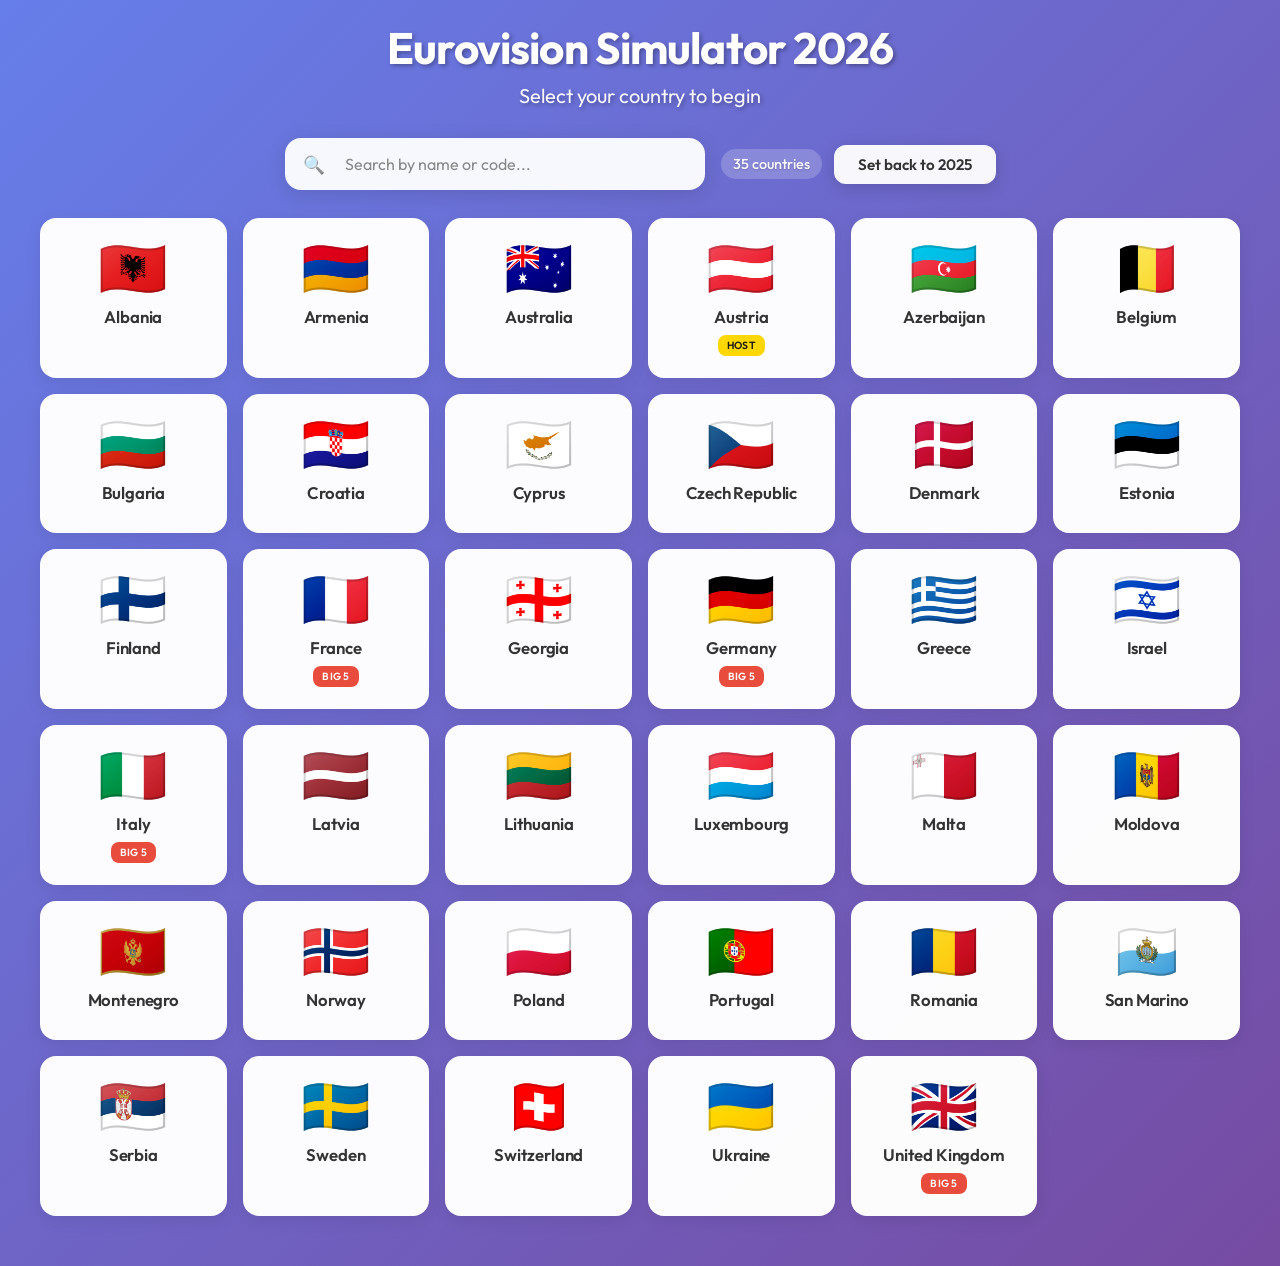
<file: index.html>
<!DOCTYPE html>
<html lang="en">
<head>
    <meta charset="UTF-8">
    <meta name="viewport" content="width=device-width, initial-scale=1.0">
    <title>Eurovision Simulator 2026 - Country Selection</title>
    <link rel="preconnect" href="https://fonts.googleapis.com">
    <link rel="preconnect" href="https://fonts.gstatic.com" crossorigin>
    <link href="https://fonts.googleapis.com/css2?family=Outfit:wght@300;400;500;600;700&display=swap" rel="stylesheet">
    <link rel="stylesheet" href="styles.css">
</head>
<body>
    <!-- Country Selection Screen -->
    <div class="container" id="countrySelectionScreen">
        <header class="country-select-header">
            <h1 class="title">Eurovision Simulator 2026</h1>
            <h2 class="subtitle">Select your country to begin</h2>
        </header>
        
        <div class="country-select-toolbar">
            <div class="search-bar">
                <span class="search-icon" aria-hidden="true">🔍</span>
                <input type="text" id="searchInput" placeholder="Search by name or code..." autocomplete="off">
            </div>
            <div class="toolbar-actions">
                <span class="country-count" id="countryCount"></span>
                <button type="button" class="year-switch-btn" id="yearSwitchBtn">Set back to 2025</button>
            </div>
        </div>
        
        <div class="country-grid-wrapper">
            <div class="country-grid" id="countryGrid">
                <!-- Countries will be dynamically inserted here -->
            </div>
            <div class="country-grid-empty" id="countryGridEmpty" style="display: none;">
                <span class="empty-icon">🌍</span>
                <p class="empty-title">No countries found</p>
                <p class="empty-hint">Try a different search term</p>
            </div>
        </div>
        
        <div class="selected-country" id="selectedCountry" style="display: none;">
            <div class="selected-content">
                <div class="selected-info" id="selectedInfo"></div>
                <button type="button" class="confirm-btn" id="confirmBtn">Confirm & continue</button>
            </div>
        </div>
    </div>

    <!-- Song Details Screen -->
    <div class="container" id="songDetailsScreen" style="display: none;">
        <header>
            <h1 class="title">🎵 Eurovision Simulator 2026 🎵</h1>
            <h2 class="subtitle" id="countrySubtitle">Create Your Entry</h2>
        </header>
        
        <div class="song-form-container">
            <form id="songForm" class="song-form">
                <div class="form-section">
                    <label for="songName" class="form-label">Song Name *</label>
                    <input type="text" id="songName" name="songName" class="form-input" placeholder="Enter your song title" required>
                </div>

                <div class="form-section">
                    <label for="artistName" class="form-label">Artist Name *</label>
                    <input type="text" id="artistName" name="artistName" class="form-input" placeholder="Enter artist or band name" required>
                </div>

                <div class="form-section">
                    <label class="form-label">Song Style/Genre *</label>
                    <div class="style-grid" id="styleGrid">
                        <!-- Style options will be dynamically inserted here -->
                    </div>
                </div>

                <div class="form-section">
                    <label for="language" class="form-label">Language</label>
                    <select id="language" name="language" class="form-select">
                        <option value="english">English</option>
                        <option value="native">Native Language</option>
                        <option value="mixed">Mixed Languages</option>
                        <option value="instrumental">Instrumental</option>
                    </select>
                </div>

                <div class="form-section">
                    <label for="tempo" class="form-label">Tempo</label>
                    <select id="tempo" name="tempo" class="form-select">
                        <option value="slow">Slow Ballad</option>
                        <option value="medium">Medium Tempo</option>
                        <option value="upbeat">Upbeat</option>
                        <option value="dance">Dance/Electronic</option>
                    </select>
                </div>

                <div class="form-section">
                    <label for="description" class="form-label">Song Description</label>
                    <textarea id="description" name="description" class="form-textarea" rows="4" placeholder="Describe your song, its message, or inspiration..."></textarea>
                </div>

                <div class="form-actions">
                    <button type="button" class="back-btn" id="backBtn">← Back to Country Selection</button>
                    <button type="button" class="qualifiers-btn" id="qualifiersBtn">🎵 Qualifiers</button>
                    <button type="submit" class="submit-btn" id="submitBtn">Submit Entry</button>
                </div>
            </form>
        </div>
    </div>

    <!-- Semi-Final 1 Screen -->
    <div class="container" id="semiFinal1Screen" style="display: none;">
        <header>
            <h1 class="title">🎵 Eurovision Simulator 2026 🎵</h1>
            <h2 class="subtitle">Semi-Final 1</h2>
        </header>
        
        <div class="semi-final-container">
            <div class="semi-final-info">
                <h3>Welcome to Semi-Final 1!</h3>
                <p>Your entry is participating in this semi-final.</p>
                <div class="entry-preview" id="semiFinal1EntryPreview"></div>
                <button class="start-performance-btn" id="startSemiFinal1Btn">View Standings</button>
            </div>
        </div>
    </div>

    <!-- Semi-Final 2 Screen -->
    <div class="container" id="semiFinal2Screen" style="display: none;">
        <header>
            <h1 class="title">🎵 Eurovision Simulator 2026 🎵</h1>
            <h2 class="subtitle">Semi-Final 2</h2>
        </header>
        
        <div class="semi-final-container">
            <div class="semi-final-info">
                <h3>Welcome to Semi-Final 2!</h3>
                <p>Your entry is participating in this semi-final.</p>
                <div class="entry-preview" id="semiFinal2EntryPreview"></div>
                <button class="start-performance-btn" id="startSemiFinal2Btn">View Standings</button>
            </div>
        </div>
    </div>

    <!-- Semi-Final 1 Standings Screen -->
    <div class="container" id="semiFinal1StandingsScreen" style="display: none;">
        <header>
            <h1 class="title">🎵 Eurovision Simulator 2026 🎵</h1>
            <h2 class="subtitle">Semi-Final 1 - Standings</h2>
        </header>
        
        <div class="final-draw-container">
            <div class="final-draw-info">
                <h3>Semi-Final 1 Results</h3>
                <p>Voting results and final standings for Semi-Final 1.</p>
                
                <div class="standings-container">
                    <div class="standings-table-wrapper">
                        <table class="standings-table" id="semiFinal1StandingsTable">
                            <thead>
                                <tr>
                                    <th>Rank</th>
                                    <th>Country</th>
                                    <th>Points</th>
                                </tr>
                            </thead>
                            <tbody id="semiFinal1StandingsTableBody">
                                <!-- Standings will be dynamically inserted here -->
                            </tbody>
                        </table>
                    </div>
                </div>
                
                <div class="user-qualifier-section" id="semiFinal1StandingsUserSection">
                    <h4 class="qualifiers-header">Your Entry</h4>
                    <div class="user-qualifier-card" id="semiFinal1StandingsUserQualifierCard">
                        <!-- User's entry will be shown here -->
                    </div>
                </div>
                
                <button class="continue-btn" id="continueSemiFinal1Btn">View Qualifiers</button>
            </div>
        </div>
    </div>

    <!-- Semi-Final 2 Standings Screen -->
    <div class="container" id="semiFinal2StandingsScreen" style="display: none;">
        <header>
            <h1 class="title">🎵 Eurovision Simulator 2026 🎵</h1>
            <h2 class="subtitle">Semi-Final 2 - Standings</h2>
        </header>
        
        <div class="final-draw-container">
            <div class="final-draw-info">
                <h3>Semi-Final 2 Results</h3>
                <p>Voting results and final standings for Semi-Final 2.</p>
                
                <div class="standings-container">
                    <div class="standings-table-wrapper">
                        <table class="standings-table" id="semiFinal2StandingsTable">
                            <thead>
                                <tr>
                                    <th>Rank</th>
                                    <th>Country</th>
                                    <th>Points</th>
                                </tr>
                            </thead>
                            <tbody id="semiFinal2StandingsTableBody">
                                <!-- Standings will be dynamically inserted here -->
                            </tbody>
                        </table>
                    </div>
                </div>
                
                <div class="user-qualifier-section" id="semiFinal2StandingsUserSection">
                    <h4 class="qualifiers-header">Your Entry</h4>
                    <div class="user-qualifier-card" id="semiFinal2StandingsUserQualifierCard">
                        <!-- User's entry will be shown here -->
                    </div>
                </div>
                
                <button class="continue-btn" id="continueSemiFinal2Btn">View Qualifiers</button>
            </div>
        </div>
    </div>

    <!-- Final Draw Screen -->
    <div class="container" id="finalDrawScreen" style="display: none;">
        <header>
            <h1 class="title">🎵 Eurovision Simulator 2026 🎵</h1>
            <h2 class="subtitle">Final Draw - Qualifiers</h2>
        </header>
        
        <div class="final-draw-container">
            <div class="final-draw-info">
                <h3 id="finalDrawTitle">Semi-Final Qualifiers</h3>
                <p id="finalDrawSubtitle">The following countries have qualified for the Grand Final!</p>
                
                <div class="qualifiers-section">
                    <h4 class="qualifiers-header" id="qualifiersHeader">Qualified Countries (10)</h4>
                    <div class="qualifiers-grid" id="qualifiersGrid">
                        <!-- Qualifiers will be dynamically inserted here -->
                    </div>
                </div>
                
                <div class="qualifiers-section" id="otherSemiFinalSection" style="display: none;">
                    <h4 class="qualifiers-header" id="otherSemiFinalHeader">Other Semi-Final Qualifiers (10)</h4>
                    <div class="qualifiers-grid" id="otherSemiFinalGrid">
                        <!-- Other semi-final qualifiers will be dynamically inserted here -->
                    </div>
                </div>
                
                <div class="qualifiers-section" id="automaticQualifiersSection" style="display: none;">
                    <h4 class="qualifiers-header">Automatic Qualifiers</h4>
                    <div class="qualifiers-grid" id="automaticQualifiersGrid">
                        <!-- Automatic qualifiers will be dynamically inserted here -->
                    </div>
                </div>
                
                <div class="user-qualifier-section">
                    <h4 class="qualifiers-header">Your Entry</h4>
                    <div class="user-qualifier-card" id="userQualifierCard">
                        <!-- User's entry will be shown here -->
                    </div>
                </div>
                
                <button class="continue-btn" id="continueToFinalBtn" style="display: none;">Continue to Grand Final</button>
            </div>
        </div>
    </div>

    <!-- Grand Final Screen -->
    <div class="container" id="grandFinalScreen" style="display: none;">
        <header>
            <h1 class="title">🎵 Eurovision Simulator 2026 🎵</h1>
            <h2 class="subtitle">Grand Final</h2>
        </header>
        
        <div class="final-draw-container">
            <div class="final-draw-info">
                <h3>Grand Final Participants</h3>
                <p>All countries competing in the Grand Final!</p>
                
                <div class="qualifiers-section">
                    <h4 class="qualifiers-header">All Finalists</h4>
                    <div class="qualifiers-grid" id="finalParticipantsGrid">
                        <!-- All final participants will be dynamically inserted here -->
                    </div>
                </div>
                
                <div class="user-qualifier-section">
                    <h4 class="qualifiers-header">Your Entry</h4>
                    <div class="user-qualifier-card" id="finalUserQualifierCard">
                        <!-- User's entry will be shown here -->
                    </div>
                </div>
                
                <button class="continue-btn" id="showJuryVotingBtn">View Jury Voting & Standings</button>
            </div>
        </div>
    </div>

    <!-- Jury Voting Animation Screen -->
    <div class="container" id="juryVotingAnimationScreen" style="display: none;">
        <header>
            <h1 class="title">🎵 Eurovision Simulator 2026 🎵</h1>
            <h2 class="subtitle">Jury Voting</h2>
        </header>
        
        <div class="jury-voting-container">
            <div class="jury-voting-info">
                <div class="voting-country-header">
                    <h3 id="votingCountryName">Country Name</h3>
                    <p id="votingCountrySubtitle">is giving their points...</p>
                </div>
                
                <div class="jury-content-wrapper">
                    <div class="jury-points-section">
                        <h4 class="qualifiers-header">Points Being Given</h4>
                        <div class="jury-points-display" id="juryPointsDisplay">
                            <!-- Points will be dynamically inserted here -->
                        </div>
                    </div>
                    
                    <div class="live-standings-section">
                        <h4 class="qualifiers-header">Live Standings</h4>
                        <div class="live-standings-container">
                            <div class="standings-table-wrapper">
                                <table class="standings-table live-standings-table" id="liveStandingsTable">
                                    <thead>
                                        <tr>
                                            <th>Rank</th>
                                            <th>Country</th>
                                            <th>Points</th>
                                        </tr>
                                    </thead>
                                    <tbody id="liveStandingsTableBody">
                                        <!-- Live standings will be dynamically inserted here -->
                                    </tbody>
                                </table>
                            </div>
                        </div>
                    </div>
                </div>
                
                <div class="jury-voting-progress">
                    <div class="progress-bar">
                        <div class="progress-fill" id="votingProgressFill"></div>
                    </div>
                    <p id="votingProgressText">Country 1 of 26</p>
                </div>
                
                <button class="skip-btn" id="skipJuryVotingBtn">Skip Animation</button>
            </div>
        </div>
    </div>

    <!-- Final Standings Screen -->
    <div class="container" id="finalStandingsScreen" style="display: none;">
        <header>
            <h1 class="title">🎵 Eurovision Simulator 2026 🎵</h1>
            <h2 class="subtitle">Grand Final - Jury Voting & Standings</h2>
        </header>
        
        <div class="final-draw-container">
            <div class="final-draw-info">
                <h3>Jury Voting Results</h3>
                <p>Each country awards 12, 10, 8, 6, 5, 4, 2, and 1 points to their top 8 countries.</p>
                
                <div class="standings-container">
                    <div class="standings-table-wrapper">
                        <table class="standings-table" id="standingsTable">
                            <thead>
                                <tr>
                                    <th>Rank</th>
                                    <th>Country</th>
                                    <th>Total Points</th>
                                    <th>12pts</th>
                                    <th>10pts</th>
                                    <th>8pts</th>
                                    <th>6pts</th>
                                    <th>5pts</th>
                                    <th>4pts</th>
                                    <th>2pts</th>
                                    <th>1pt</th>
                                </tr>
                            </thead>
                            <tbody id="standingsTableBody">
                                <!-- Standings will be dynamically inserted here -->
                            </tbody>
                        </table>
                    </div>
                </div>
                
                <div class="user-qualifier-section" id="finalStandingsUserSection">
                    <h4 class="qualifiers-header">Your Entry</h4>
                    <div class="user-qualifier-card" id="standingsUserQualifierCard">
                        <!-- User's entry will be shown here -->
                    </div>
                </div>
                
                <button class="continue-btn" id="showPublicVoteBtn">Add Public Vote (Televote)</button>
            </div>
        </div>
    </div>

    <!-- Combined Results Screen (Jury + Public Vote) -->
    <div class="container" id="combinedResultsScreen" style="display: none;">
        <header>
            <h1 class="title">🎵 Eurovision Simulator 2026 🎵</h1>
            <h2 class="subtitle">Grand Final - Combined Results (Jury + Public Vote)</h2>
        </header>
        
        <div class="final-draw-container">
            <div class="final-draw-info">
                <h3>Final Standings</h3>
                <p>Combined results from Jury Voting and Public Vote (Televote).</p>
                
                <div class="standings-container">
                    <div class="standings-table-wrapper">
                        <table class="standings-table" id="combinedStandingsTable">
                            <thead>
                                <tr>
                                    <th>Rank</th>
                                    <th>Country</th>
                                    <th>Total</th>
                                    <th>Jury</th>
                                    <th>Public</th>
                                    <th>12pts</th>
                                    <th>10pts</th>
                                    <th>8pts</th>
                                    <th>6pts</th>
                                    <th>5pts</th>
                                    <th>4pts</th>
                                    <th>2pts</th>
                                    <th>1pt</th>
                                </tr>
                            </thead>
                            <tbody id="combinedStandingsTableBody">
                                <!-- Combined standings will be dynamically inserted here -->
                            </tbody>
                        </table>
                    </div>
                </div>
                
                <div class="user-qualifier-section" id="combinedResultsUserSection">
                    <h4 class="qualifiers-header">Your Entry</h4>
                    <div class="user-qualifier-card" id="combinedResultsUserQualifierCard">
                        <!-- User's entry will be shown here -->
                    </div>
                </div>
            </div>
        </div>
    </div>
    
    <!-- Internal Qualifiers Screen -->
    <div class="container" id="internalQualifiersScreen" style="display: none;">
        <header>
            <h1 class="title">🎵 Eurovision Simulator 2026 🎵</h1>
            <h2 class="subtitle">Internal Qualifiers</h2>
        </header>
        
        <div class="internal-qualifiers-container">
            <div class="internal-qualifiers-info">
                <h3>Manage Your Internal Selection</h3>
                <p>Add up to 14 songs for your country's internal qualifier. Each song will compete with jury and public voting.</p>
                
                <div class="songs-management-section">
                    <div class="songs-list" id="songsList">
                        <!-- Songs will be dynamically inserted here -->
                    </div>
                    
                    <div class="song-buttons-container">
                        <button class="add-song-btn" id="addSongBtn">+ Add Song</button>
                        <button class="random-song-btn" id="randomSongBtn">🎲 Generate Random Song</button>
                    </div>
                </div>
                
                <div class="voting-section" id="votingSection" style="display: none;">
                    <h4 class="qualifiers-header">Voting</h4>
                    <p>Vote for your favorite songs using jury and public voting.</p>
                    <button class="start-voting-btn" id="startVotingBtn">Start Voting</button>
                </div>
                
                <div class="results-section" id="resultsSection" style="display: none;">
                    <h4 class="qualifiers-header">Results</h4>
                    <div class="results-table-wrapper" id="resultsTableWrapper">
                        <!-- Results will be dynamically inserted here -->
                    </div>
                    <button class="continue-btn" id="useWinnerBtn" style="display: none; margin-top: 20px;">Use Winner for Eurovision Entry</button>
                </div>
                
                <div class="form-actions">
                    <button type="button" class="back-btn" id="backFromQualifiersBtn">← Back to Country Selection</button>
                </div>
            </div>
        </div>
    </div>

    <!-- Internal Qualifiers Jury Voting Animation Screen -->
    <div class="container" id="internalJuryVotingScreen" style="display: none;">
        <header>
            <h1 class="title">🎵 Eurovision Simulator 2026 🎵</h1>
            <h2 class="subtitle">Internal Qualifiers - Jury Voting</h2>
        </header>
        
        <div class="jury-voting-container">
            <div class="jury-voting-info">
                <div class="voting-country-header">
                    <h3 id="internalJuryMemberName">Jury Member 1</h3>
                    <p id="internalJuryMemberSubtitle">is giving their points...</p>
                </div>
                
                <div class="jury-content-wrapper">
                    <div class="jury-points-section">
                        <h4 class="qualifiers-header">Points Being Given</h4>
                        <div class="jury-points-display" id="internalJuryPointsDisplay">
                            <!-- Points will be dynamically inserted here -->
                        </div>
                    </div>
                    
                    <div class="live-standings-section">
                        <h4 class="qualifiers-header">Live Standings</h4>
                        <div class="live-standings-container">
                            <div class="standings-table-wrapper">
                                <table class="standings-table live-standings-table" id="internalLiveStandingsTable">
                                    <thead>
                                        <tr>
                                            <th>Rank</th>
                                            <th>Song</th>
                                            <th>Points</th>
                                        </tr>
                                    </thead>
                                    <tbody id="internalLiveStandingsTableBody">
                                        <!-- Live standings will be dynamically inserted here -->
                                    </tbody>
                                </table>
                            </div>
                        </div>
                    </div>
                </div>
                
                <div class="jury-voting-progress">
                    <div class="progress-bar">
                        <div class="progress-fill" id="internalVotingProgressFill"></div>
                    </div>
                    <p id="internalVotingProgressText">Jury Member 1 of 5</p>
                </div>
                
                <button class="skip-btn" id="skipInternalJuryVotingBtn">Skip Animation</button>
            </div>
        </div>
    </div>

    <!-- Add/Edit Song Modal -->
    <div class="modal-overlay" id="songModal" style="display: none;">
        <div class="modal-content">
            <h3 id="modalTitle">Add Song</h3>
            <form id="songModalForm">
                <div class="form-section">
                    <label for="modalSongName" class="form-label">Song Name *</label>
                    <input type="text" id="modalSongName" class="form-input" placeholder="Enter song title" required>
                </div>
                <div class="form-section">
                    <label for="modalArtistName" class="form-label">Artist Name *</label>
                    <input type="text" id="modalArtistName" class="form-input" placeholder="Enter artist name" required>
                </div>
                <div class="form-actions">
                    <button type="button" class="back-btn" id="cancelSongBtn">Cancel</button>
                    <button type="submit" class="submit-btn" id="saveSongBtn">Save Song</button>
                </div>
            </form>
        </div>
    </div>
    
    <script src="countries.js"></script>
    <script src="script.js"></script>
</body>
</html>
</file>
<file: styles.css>
* {
    margin: 0;
    padding: 0;
    box-sizing: border-box;
}

body {
    font-family: 'Outfit', 'Segoe UI', system-ui, sans-serif;
    background: linear-gradient(135deg, #667eea 0%, #764ba2 25%, #f093fb 50%, #4facfe 75%, #00f2fe 100%);
    background-size: 400% 400%;
    animation: gradientShift 15s ease infinite;
    min-height: 100vh;
    padding: 20px;
    color: #333;
}

@keyframes gradientShift {
    0% { background-position: 0% 50%; }
    50% { background-position: 100% 50%; }
    100% { background-position: 0% 50%; }
}

.container {
    max-width: 1200px;
    margin: 0 auto;
}

header {
    text-align: center;
    margin-bottom: 30px;
    color: white;
    text-shadow: 2px 2px 4px rgba(0, 0, 0, 0.3);
}

.country-select-header .title {
    font-size: 2.75rem;
    margin-bottom: 8px;
    font-weight: 700;
    letter-spacing: -0.02em;
}

.country-select-header .subtitle {
    font-size: 1.25rem;
    font-weight: 400;
    opacity: 0.95;
}

.title {
    font-size: 3rem;
    margin-bottom: 10px;
    font-weight: bold;
    letter-spacing: 2px;
}

.subtitle {
    font-size: 1.5rem;
    font-weight: 300;
    opacity: 0.9;
}

/* Country select toolbar: search + actions */
.country-select-toolbar {
    display: flex;
    flex-wrap: wrap;
    align-items: center;
    justify-content: center;
    gap: 16px;
    margin-bottom: 28px;
}

.search-bar {
    display: flex;
    align-items: center;
    gap: 12px;
    flex: 1;
    min-width: 0;
    max-width: 420px;
    background: rgba(255, 255, 255, 0.95);
    border-radius: 16px;
    padding: 4px 6px 4px 18px;
    box-shadow: 0 4px 20px rgba(0, 0, 0, 0.12);
    transition: box-shadow 0.25s ease, transform 0.25s ease;
}

.search-bar:focus-within {
    box-shadow: 0 6px 28px rgba(0, 0, 0, 0.18);
    transform: translateY(-1px);
}

.search-icon {
    font-size: 1.1rem;
    opacity: 0.7;
    flex-shrink: 0;
}

.search-bar input {
    flex: 1;
    min-width: 0;
    border: none;
    background: transparent;
    font-size: 1rem;
    padding: 12px 8px;
    outline: none;
    font-family: inherit;
}

.search-bar input::placeholder {
    color: #888;
}

.toolbar-actions {
    display: flex;
    align-items: center;
    gap: 12px;
    flex-wrap: wrap;
    justify-content: center;
}

.country-count {
    font-size: 0.9rem;
    font-weight: 500;
    color: rgba(255, 255, 255, 0.95);
    text-shadow: 0 1px 2px rgba(0, 0, 0, 0.2);
    padding: 6px 12px;
    background: rgba(255, 255, 255, 0.2);
    border-radius: 20px;
}

.year-switch-container {
    margin-bottom: 30px;
    display: flex;
    justify-content: center;
    align-items: center;
    flex-wrap: wrap;
    gap: 15px;
}

.year-switch-btn {
    padding: 10px 24px;
    font-size: 0.95rem;
    font-weight: 600;
    font-family: inherit;
    background: rgba(255, 255, 255, 0.95);
    color: #333;
    border: none;
    border-radius: 12px;
    cursor: pointer;
    transition: all 0.25s ease;
    box-shadow: 0 4px 16px rgba(0, 0, 0, 0.15);
}

.year-switch-btn:hover {
    background: white;
    transform: translateY(-2px);
    box-shadow: 0 6px 24px rgba(0, 0, 0, 0.2);
}

.year-switch-btn:active {
    transform: translateY(0) scale(0.98);
}

.qualifiers-btn {
    padding: 15px 30px;
    font-size: 1.1rem;
    background: linear-gradient(135deg, #667eea 0%, #764ba2 100%);
    color: white;
    border: none;
    border-radius: 50px;
    cursor: pointer;
    font-weight: 600;
    transition: all 0.3s ease;
    box-shadow: 0 4px 15px rgba(102, 126, 234, 0.4);
}

.qualifiers-btn:hover {
    transform: translateY(-2px) scale(1.05);
    box-shadow: 0 6px 20px rgba(102, 126, 234, 0.6);
}

.qualifiers-btn:active {
    transform: scale(0.98);
}

.settings-btn:hover {
    background: white;
    transform: translateY(-2px);
    box-shadow: 0 6px 20px rgba(0, 0, 0, 0.3);
}

.settings-btn:active {
    transform: scale(0.98);
}

.country-grid-wrapper {
    position: relative;
    margin-bottom: 30px;
    min-height: 120px;
}

#countrySelectionScreen.has-selection {
    padding-bottom: 140px;
}

.country-grid {
    display: grid;
    grid-template-columns: repeat(auto-fill, minmax(180px, 1fr));
    gap: 16px;
}

.country-grid-empty {
    text-align: center;
    padding: 48px 24px;
    background: rgba(255, 255, 255, 0.9);
    border-radius: 20px;
    box-shadow: 0 4px 24px rgba(0, 0, 0, 0.08);
}

.country-grid-empty .empty-icon {
    font-size: 3rem;
    display: block;
    margin-bottom: 12px;
    opacity: 0.8;
}

.country-grid-empty .empty-title {
    font-size: 1.25rem;
    font-weight: 600;
    color: #333;
    margin-bottom: 6px;
}

.country-grid-empty .empty-hint {
    font-size: 0.95rem;
    color: #666;
}

.country-card {
    background: rgba(255, 255, 255, 0.98);
    border-radius: 16px;
    padding: 20px;
    text-align: center;
    cursor: pointer;
    transition: transform 0.25s ease, box-shadow 0.25s ease, background 0.25s ease;
    box-shadow: 0 4px 16px rgba(0, 0, 0, 0.08);
    position: relative;
    overflow: hidden;
    border: 2px solid transparent;
}

.country-card::before {
    content: '';
    position: absolute;
    top: 0;
    left: -100%;
    width: 100%;
    height: 100%;
    background: linear-gradient(90deg, transparent, rgba(255, 255, 255, 0.5), transparent);
    transition: left 0.5s ease;
}

.country-card:hover {
    transform: translateY(-4px);
    box-shadow: 0 12px 28px rgba(0, 0, 0, 0.15);
    border-color: rgba(102, 126, 234, 0.3);
}

.country-card:hover::before {
    left: 100%;
}

.country-card.selected {
    background: linear-gradient(135deg, #667eea 0%, #764ba2 100%);
    color: white;
    transform: translateY(-2px) scale(1.02);
    box-shadow: 0 12px 32px rgba(102, 126, 234, 0.45);
    border-color: rgba(255, 255, 255, 0.4);
}

.country-flag {
    font-size: 3.5rem;
    margin-bottom: 10px;
    display: block;
    line-height: 1;
}

.country-name {
    font-size: 1.05rem;
    font-weight: 600;
    margin-bottom: 6px;
    letter-spacing: -0.01em;
}

.country-badges {
    display: flex;
    justify-content: center;
    gap: 6px;
    margin-top: 8px;
    flex-wrap: wrap;
}

.badge {
    font-size: 0.65rem;
    padding: 4px 9px;
    border-radius: 8px;
    background: rgba(0, 0, 0, 0.08);
    font-weight: 600;
    letter-spacing: 0.03em;
}

.country-card.selected .badge {
    background: rgba(255, 255, 255, 0.35);
}

.badge.host {
    background: #ffd700;
    color: #1a1a1a;
}

.badge.big-five {
    background: #e74c3c;
    color: white;
}

.selected-country {
    position: fixed;
    bottom: 0;
    left: 0;
    right: 0;
    background: rgba(255, 255, 255, 0.98);
    backdrop-filter: blur(12px);
    padding: 20px 24px;
    box-shadow: 0 -8px 32px rgba(0, 0, 0, 0.12);
    z-index: 1000;
    animation: slideUp 0.35s ease;
    border-top: 1px solid rgba(0, 0, 0, 0.06);
}

@keyframes slideUp {
    from {
        transform: translateY(100%);
        opacity: 0.9;
    }
    to {
        transform: translateY(0);
        opacity: 1;
    }
}

.selected-content {
    max-width: 1200px;
    margin: 0 auto;
    display: flex;
    align-items: center;
    justify-content: space-between;
    flex-wrap: wrap;
    gap: 20px;
}

.selected-info {
    display: flex;
    align-items: center;
    flex-wrap: wrap;
    gap: 16px;
    font-size: 1.15rem;
    font-weight: 600;
}

.selected-info .selected-flag {
    font-size: 2.25rem;
    line-height: 1;
}

.selected-info .selected-name {
    font-size: 1.25rem;
}

.selected-info .selected-meta {
    margin-top: 6px;
    font-size: 0.9rem;
    font-weight: 500;
    color: #555;
    width: 100%;
}

.selected-info .selected-meta strong {
    color: #333;
}

.confirm-btn {
    padding: 14px 32px;
    font-size: 1.05rem;
    font-weight: 600;
    font-family: inherit;
    background: linear-gradient(135deg, #667eea 0%, #764ba2 100%);
    color: white;
    border: none;
    border-radius: 14px;
    cursor: pointer;
    transition: transform 0.2s ease, box-shadow 0.2s ease;
    box-shadow: 0 4px 16px rgba(102, 126, 234, 0.4);
}

.confirm-btn:hover {
    transform: translateY(-2px);
    box-shadow: 0 8px 24px rgba(102, 126, 234, 0.5);
}

.confirm-btn:active {
    transform: translateY(0) scale(0.98);
}

/* Song Details Screen Styles */
.song-form-container {
    max-width: 800px;
    margin: 0 auto;
    background: white;
    border-radius: 20px;
    padding: 40px;
    box-shadow: 0 10px 40px rgba(0, 0, 0, 0.2);
}

.song-form {
    display: flex;
    flex-direction: column;
    gap: 25px;
}

.form-section {
    display: flex;
    flex-direction: column;
    gap: 10px;
}

.form-label {
    font-size: 1.1rem;
    font-weight: 600;
    color: #333;
}

.form-input,
.form-select,
.form-textarea {
    padding: 15px 20px;
    font-size: 1rem;
    border: 2px solid #e0e0e0;
    border-radius: 10px;
    outline: none;
    transition: all 0.3s ease;
    font-family: inherit;
}

.form-input:focus,
.form-select:focus,
.form-textarea:focus {
    border-color: #667eea;
    box-shadow: 0 0 0 3px rgba(102, 126, 234, 0.1);
}

.form-textarea {
    resize: vertical;
    min-height: 100px;
}

.style-grid {
    display: grid;
    grid-template-columns: repeat(auto-fill, minmax(150px, 1fr));
    gap: 15px;
    margin-top: 10px;
}

.style-option {
    background: white;
    border: 2px solid #e0e0e0;
    border-radius: 10px;
    padding: 15px;
    text-align: center;
    cursor: pointer;
    transition: all 0.3s ease;
    font-weight: 500;
}

.style-option:hover {
    border-color: #667eea;
    transform: translateY(-2px);
    box-shadow: 0 4px 12px rgba(102, 126, 234, 0.2);
}

.style-option.selected {
    background: linear-gradient(135deg, #667eea 0%, #764ba2 100%);
    color: white;
    border-color: #667eea;
    transform: scale(1.05);
    box-shadow: 0 6px 20px rgba(102, 126, 234, 0.4);
}

.form-actions {
    display: flex;
    gap: 15px;
    margin-top: 20px;
    flex-wrap: wrap;
}

.back-btn,
.submit-btn {
    flex: 1;
    min-width: 200px;
    padding: 15px 30px;
    font-size: 1.1rem;
    border: none;
    border-radius: 50px;
    cursor: pointer;
    font-weight: 600;
    transition: all 0.3s ease;
}

.back-btn {
    background: #f0f0f0;
    color: #333;
}

.back-btn:hover {
    background: #e0e0e0;
    transform: translateY(-2px);
    box-shadow: 0 4px 12px rgba(0, 0, 0, 0.1);
}

.submit-btn {
    background: linear-gradient(135deg, #667eea 0%, #764ba2 100%);
    color: white;
    box-shadow: 0 4px 15px rgba(102, 126, 234, 0.4);
}

.submit-btn:hover {
    transform: translateY(-2px) scale(1.02);
    box-shadow: 0 6px 20px rgba(102, 126, 234, 0.6);
}

.submit-btn:active,
.back-btn:active {
    transform: scale(0.98);
}

/* Screen transition animation */
.container {
    animation: fadeIn 0.5s ease;
}

@keyframes fadeIn {
    from {
        opacity: 0;
        transform: translateY(20px);
    }
    to {
        opacity: 1;
        transform: translateY(0);
    }
}

/* Responsive design */
@media (max-width: 768px) {
    .title {
        font-size: 2rem;
    }
    
    .country-select-header .title {
        font-size: 2.25rem;
    }
    
    .subtitle {
        font-size: 1.2rem;
    }
    
    .country-select-header .subtitle {
        font-size: 1.1rem;
    }
    
    .country-select-toolbar {
        flex-direction: column;
        gap: 12px;
        margin-bottom: 22px;
    }
    
    .search-bar {
        max-width: 100%;
        width: 100%;
    }
    
    .toolbar-actions {
        width: 100%;
        justify-content: space-between;
    }
    
    .country-grid {
        grid-template-columns: repeat(auto-fill, minmax(140px, 1fr));
        gap: 12px;
    }
    
    .country-flag {
        font-size: 3rem;
    }
    
    .country-grid-empty {
        padding: 36px 20px;
    }
    
    .selected-content {
        flex-direction: column;
        text-align: center;
        gap: 16px;
    }
    
    .selected-info {
        justify-content: center;
    }
    
    .selected-info .selected-meta {
        text-align: center;
    }
    
    .confirm-btn {
        width: 100%;
    }

    .song-form-container {
        padding: 25px;
        margin: 0 10px;
    }

    .style-grid {
        grid-template-columns: repeat(auto-fill, minmax(120px, 1fr));
        gap: 10px;
    }

    .form-actions {
        flex-direction: column;
    }

    .back-btn,
    .submit-btn,
    .qualifiers-btn {
        width: 100%;
        min-width: unset;
    }
    
    .song-buttons-container {
        flex-direction: column;
    }
    
    .add-song-btn,
    .random-song-btn {
        width: 100%;
        min-width: unset;
    }
}

/* Semi-Final Screen Styles */
.semi-final-container {
    max-width: 800px;
    margin: 0 auto;
    background: white;
    border-radius: 20px;
    padding: 40px;
    box-shadow: 0 10px 40px rgba(0, 0, 0, 0.2);
    text-align: center;
}

.semi-final-info h3 {
    font-size: 2rem;
    margin-bottom: 20px;
    color: #333;
}

.semi-final-info p {
    font-size: 1.2rem;
    color: #666;
    margin-bottom: 30px;
}

.entry-preview {
    background: linear-gradient(135deg, #667eea 0%, #764ba2 100%);
    border-radius: 15px;
    padding: 30px;
    margin: 30px 0;
    color: white;
}

.entry-preview h4 {
    font-size: 1.5rem;
    margin-bottom: 10px;
}

.entry-preview p {
    font-size: 1.1rem;
    color: rgba(255, 255, 255, 0.9);
    margin: 5px 0;
}

.start-performance-btn {
    padding: 20px 50px;
    font-size: 1.3rem;
    background: linear-gradient(135deg, #667eea 0%, #764ba2 100%);
    color: white;
    border: none;
    border-radius: 50px;
    cursor: pointer;
    font-weight: 600;
    transition: all 0.3s ease;
    box-shadow: 0 4px 15px rgba(102, 126, 234, 0.4);
    margin-top: 20px;
}

.start-performance-btn:hover {
    transform: scale(1.05);
    box-shadow: 0 6px 20px rgba(102, 126, 234, 0.6);
}

/* Final Draw Screen Styles */
.final-draw-container {
    max-width: 1000px;
    margin: 0 auto;
    background: white;
    border-radius: 20px;
    padding: 40px;
    box-shadow: 0 10px 40px rgba(0, 0, 0, 0.2);
}

.final-draw-info {
    text-align: center;
}

.final-draw-info h3 {
    font-size: 2rem;
    margin-bottom: 10px;
    color: #333;
}

.final-draw-info p {
    font-size: 1.2rem;
    color: #666;
    margin-bottom: 40px;
}

.qualifiers-section {
    margin-bottom: 40px;
}

.qualifiers-header {
    font-size: 1.5rem;
    color: #333;
    margin-bottom: 20px;
    text-align: center;
}

.qualifiers-grid {
    display: grid;
    grid-template-columns: repeat(auto-fill, minmax(180px, 1fr));
    gap: 15px;
    margin-bottom: 20px;
}

.qualifier-card {
    background: linear-gradient(135deg, #667eea 0%, #764ba2 100%);
    border-radius: 15px;
    padding: 20px;
    text-align: center;
    color: white;
    transition: all 0.3s ease;
    animation: fadeInUp 0.5s ease forwards;
    opacity: 0;
}

.qualifier-card:nth-child(1) { animation-delay: 0.1s; }
.qualifier-card:nth-child(2) { animation-delay: 0.2s; }
.qualifier-card:nth-child(3) { animation-delay: 0.3s; }
.qualifier-card:nth-child(4) { animation-delay: 0.4s; }
.qualifier-card:nth-child(5) { animation-delay: 0.5s; }
.qualifier-card:nth-child(6) { animation-delay: 0.6s; }
.qualifier-card:nth-child(7) { animation-delay: 0.7s; }
.qualifier-card:nth-child(8) { animation-delay: 0.8s; }
.qualifier-card:nth-child(9) { animation-delay: 0.9s; }
.qualifier-card:nth-child(10) { animation-delay: 1s; }

@keyframes fadeInUp {
    from {
        opacity: 0;
        transform: translateY(20px);
    }
    to {
        opacity: 1;
        transform: translateY(0);
    }
}

.qualifier-card:hover {
    transform: translateY(-5px) scale(1.05);
    box-shadow: 0 8px 25px rgba(102, 126, 234, 0.5);
}

.qualifier-number {
    font-size: 1.5rem;
    font-weight: bold;
    margin-bottom: 10px;
    opacity: 0.9;
}

.qualifier-flag {
    font-size: 3rem;
    margin-bottom: 10px;
}

.qualifier-name {
    font-size: 1.1rem;
    font-weight: 600;
}

.user-qualifier-section {
    margin-top: 40px;
    padding-top: 30px;
    border-top: 3px solid #e0e0e0;
}

.user-qualifier-card {
    background: linear-gradient(135deg, #ffd700 0%, #ffed4e 100%);
    border-radius: 15px;
    padding: 30px;
    margin: 20px 0;
    animation: pulse 2s ease-in-out infinite;
}

@keyframes pulse {
    0%, 100% { box-shadow: 0 4px 15px rgba(255, 215, 0, 0.4); }
    50% { box-shadow: 0 8px 30px rgba(255, 215, 0, 0.7); }
}

.user-qualifier-content {
    display: flex;
    align-items: center;
    gap: 20px;
    flex-wrap: wrap;
    justify-content: center;
}

.user-qualifier-flag {
    font-size: 4rem;
}

.user-qualifier-info {
    flex: 1;
    min-width: 200px;
    text-align: left;
}

.user-qualifier-country {
    font-size: 1.8rem;
    font-weight: bold;
    color: #333;
    margin-bottom: 5px;
}

.user-qualifier-song {
    font-size: 1.3rem;
    color: #555;
    margin-bottom: 5px;
    font-weight: 600;
}

.user-qualifier-artist {
    font-size: 1.1rem;
    color: #666;
}

.user-qualifier-badge {
    background: #333;
    color: white;
    padding: 10px 20px;
    border-radius: 25px;
    font-weight: bold;
    font-size: 1.1rem;
    animation: bounce 1s ease-in-out infinite;
}

@keyframes bounce {
    0%, 100% { transform: translateY(0); }
    50% { transform: translateY(-5px); }
}

.continue-btn {
    padding: 20px 50px;
    font-size: 1.3rem;
    background: linear-gradient(135deg, #667eea 0%, #764ba2 100%);
    color: white;
    border: none;
    border-radius: 50px;
    cursor: pointer;
    font-weight: 600;
    transition: all 0.3s ease;
    box-shadow: 0 4px 15px rgba(102, 126, 234, 0.4);
    margin-top: 30px;
}

.continue-btn:hover {
    transform: scale(1.05);
    box-shadow: 0 6px 20px rgba(102, 126, 234, 0.6);
}

/* Responsive adjustments for final draw screen */
@media (max-width: 768px) {
    .qualifiers-grid {
        grid-template-columns: repeat(auto-fill, minmax(140px, 1fr));
        gap: 10px;
    }
    
    .user-qualifier-content {
        flex-direction: column;
        text-align: center;
    }
    
    .user-qualifier-info {
        text-align: center;
    }
    
    .user-qualifier-flag {
        font-size: 3rem;
    }
}

/* Final Standings Screen Styles */
.standings-container {
    margin: 30px 0;
    overflow-x: auto;
}

.standings-table-wrapper {
    overflow-x: auto;
    border-radius: 15px;
    box-shadow: 0 4px 15px rgba(0, 0, 0, 0.1);
}

.standings-table {
    width: 100%;
    border-collapse: collapse;
    background: white;
    font-size: 0.95rem;
}

.standings-table thead {
    background: linear-gradient(135deg, #667eea 0%, #764ba2 100%);
    color: white;
}

.standings-table th {
    padding: 15px 10px;
    text-align: center;
    font-weight: 600;
    font-size: 0.9rem;
    white-space: nowrap;
    cursor: pointer;
    user-select: none;
    position: relative;
    transition: background-color 0.2s ease;
}

.standings-table th:hover {
    background: rgba(255, 255, 255, 0.2);
}

.standings-table th.sortable {
    padding-right: 25px;
}

.standings-table th .sort-indicator {
    position: absolute;
    right: 8px;
    top: 50%;
    transform: translateY(-50%);
    font-size: 0.7rem;
    opacity: 0.5;
    transition: opacity 0.2s ease;
}

.standings-table th.sortable:hover .sort-indicator {
    opacity: 0.8;
}

.standings-table th.sort-asc .sort-indicator::after {
    content: '▲';
    opacity: 1;
    font-size: 0.8rem;
}

.standings-table th.sort-desc .sort-indicator::after {
    content: '▼';
    opacity: 1;
    font-size: 0.8rem;
}

.standings-table th:first-child {
    border-top-left-radius: 15px;
}

.standings-table th:last-child {
    border-top-right-radius: 15px;
}

.standings-table tbody tr {
    border-bottom: 1px solid #e0e0e0;
    transition: all 0.2s ease;
}

.standings-table tbody tr:hover {
    background: #f5f5f5;
    transform: scale(1.01);
}

.standings-table tbody tr.user-country-row {
    background: linear-gradient(135deg, rgba(255, 215, 0, 0.2) 0%, rgba(255, 237, 78, 0.2) 100%);
    font-weight: 600;
}

.standings-table tbody tr.user-country-row:hover {
    background: linear-gradient(135deg, rgba(255, 215, 0, 0.3) 0%, rgba(255, 237, 78, 0.3) 100%);
}

.standings-table td {
    padding: 12px 10px;
    text-align: center;
    vertical-align: middle;
}

.rank-cell {
    font-weight: bold;
    font-size: 1.1rem;
    color: #333;
}

.country-cell {
    text-align: left !important;
    padding-left: 15px !important;
    display: flex;
    align-items: center;
    gap: 10px;
}

.country-flag-large {
    font-size: 2rem;
}

.country-name-cell {
    font-weight: 500;
}

.points-cell {
    font-size: 1.3rem;
    font-weight: bold;
    color: #667eea;
}

.vote-cell {
    color: #666;
    font-weight: 500;
}

.jury-points-cell {
    color: #667eea;
    font-weight: 600;
    font-size: 1.1rem;
}

.public-points-cell {
    color: #f093fb;
    font-weight: 600;
    font-size: 1.1rem;
}

/* Responsive adjustments for standings table */
@media (max-width: 768px) {
    .standings-table {
        font-size: 0.8rem;
    }
    
    .standings-table th,
    .standings-table td {
        padding: 8px 5px;
    }
    
    .country-flag-large {
        font-size: 1.5rem;
    }
    
    .points-cell {
        font-size: 1.1rem;
    }
}

/* Jury Voting Animation Screen Styles */
.jury-voting-container {
    max-width: 900px;
    margin: 0 auto;
    background: white;
    border-radius: 20px;
    padding: 40px;
    box-shadow: 0 10px 40px rgba(0, 0, 0, 0.2);
    text-align: center;
}

.jury-voting-info {
    display: flex;
    flex-direction: column;
    gap: 20px;
}

.voting-country-header {
    margin-bottom: 15px;
}

.voting-country-header h3 {
    font-size: 2rem;
    color: #333;
    margin-bottom: 5px;
    font-weight: bold;
}

.voting-country-header p {
    font-size: 1.1rem;
    color: #666;
}

.jury-content-wrapper {
    display: grid;
    grid-template-columns: 1fr 1fr;
    gap: 20px;
    align-items: start;
}

.jury-points-section {
    display: flex;
    flex-direction: column;
}

.jury-points-section .qualifiers-header {
    font-size: 1.2rem;
    margin-bottom: 15px;
    text-align: center;
}

.jury-points-display {
    display: grid;
    grid-template-columns: repeat(2, 1fr);
    gap: 12px;
    max-height: 450px;
    overflow-y: auto;
}

.jury-vote-card {
    background: linear-gradient(135deg, #667eea 0%, #764ba2 100%);
    border-radius: 12px;
    padding: 15px;
    color: white;
    text-align: center;
    animation: slideInUp 0.5s ease forwards;
    opacity: 0;
    transform: translateY(20px);
    transition: transform 0.3s ease;
}

.jury-vote-card:hover {
    transform: translateY(-3px) scale(1.03);
    box-shadow: 0 6px 20px rgba(102, 126, 234, 0.5);
}

@keyframes slideInUp {
    from {
        opacity: 0;
        transform: translateY(20px);
    }
    to {
        opacity: 1;
        transform: translateY(0);
    }
}

.jury-vote-points {
    font-size: 1.8rem;
    font-weight: bold;
    margin-bottom: 8px;
    text-shadow: 2px 2px 4px rgba(0, 0, 0, 0.3);
}

.jury-vote-flag {
    font-size: 2.5rem;
    margin-bottom: 5px;
}

.jury-vote-country {
    font-size: 0.9rem;
    font-weight: 600;
}

.live-standings-section {
    display: flex;
    flex-direction: column;
    height: 100%;
}

.live-standings-section .qualifiers-header {
    font-size: 1.2rem;
    margin-bottom: 15px;
    text-align: center;
}

.live-standings-container {
    max-height: 450px;
    overflow-y: auto;
    flex: 1;
}

.live-standings-table {
    font-size: 0.85rem;
}

.live-standings-table th {
    padding: 8px 6px;
    font-size: 0.8rem;
    position: sticky;
    top: 0;
    z-index: 10;
}

.live-standings-table td {
    padding: 6px;
}

.live-standings-table .country-flag-large {
    font-size: 1.5rem;
}

.live-standings-table .country-name-cell {
    font-size: 0.85rem;
}

.live-standings-table .points-cell {
    font-size: 1rem;
}

.live-standings-table .rank-cell {
    font-size: 0.9rem;
}

.jury-voting-progress {
    margin-top: 30px;
}

.progress-bar {
    width: 100%;
    height: 30px;
    background: #e0e0e0;
    border-radius: 15px;
    overflow: hidden;
    margin-bottom: 10px;
    box-shadow: inset 0 2px 4px rgba(0, 0, 0, 0.1);
}

.progress-fill {
    height: 100%;
    background: linear-gradient(135deg, #667eea 0%, #764ba2 100%);
    border-radius: 15px;
    transition: width 0.5s ease;
    width: 0%;
    box-shadow: 0 2px 8px rgba(102, 126, 234, 0.4);
}

#votingProgressText {
    font-size: 1.1rem;
    color: #666;
    font-weight: 500;
}

.skip-btn {
    padding: 15px 40px;
    font-size: 1.1rem;
    background: #f0f0f0;
    color: #333;
    border: 2px solid #e0e0e0;
    border-radius: 50px;
    cursor: pointer;
    font-weight: 600;
    transition: all 0.3s ease;
    margin-top: 20px;
}

.skip-btn:hover {
    background: #e0e0e0;
    transform: translateY(-2px);
    box-shadow: 0 4px 12px rgba(0, 0, 0, 0.1);
}

.skip-btn:active {
    transform: scale(0.98);
}

/* Responsive adjustments for jury voting animation */
@media (max-width: 1024px) {
    .jury-content-wrapper {
        grid-template-columns: 1fr;
        gap: 20px;
    }
    
    .jury-points-display {
        max-height: 300px;
    }
    
    .live-standings-container {
        max-height: 300px;
    }
}

@media (max-width: 768px) {
    .jury-voting-container {
        padding: 20px;
        margin: 0 10px;
    }
    
    .voting-country-header h3 {
        font-size: 1.5rem;
    }
    
    .voting-country-header p {
        font-size: 1rem;
    }
    
    .jury-content-wrapper {
        grid-template-columns: 1fr;
        gap: 15px;
    }
    
    .jury-points-display {
        grid-template-columns: repeat(2, 1fr);
        gap: 10px;
        max-height: 250px;
    }
    
    .jury-vote-card {
        padding: 12px;
    }
    
    .jury-vote-points {
        font-size: 1.5rem;
    }
    
    .jury-vote-flag {
        font-size: 2rem;
    }
    
    .jury-vote-country {
        font-size: 0.8rem;
    }
    
    .live-standings-container {
        max-height: 250px;
    }
}

/* Internal Qualifiers Screen Styles */
.internal-qualifiers-container {
    max-width: 900px;
    margin: 0 auto;
    background: white;
    border-radius: 20px;
    padding: 40px;
    box-shadow: 0 10px 40px rgba(0, 0, 0, 0.2);
}

.internal-qualifiers-info {
    text-align: center;
}

.internal-qualifiers-info h3 {
    font-size: 2rem;
    margin-bottom: 10px;
    color: #333;
}

.internal-qualifiers-info > p {
    font-size: 1.1rem;
    color: #666;
    margin-bottom: 30px;
}

.songs-management-section {
    margin: 30px 0;
    text-align: left;
}

.songs-list {
    display: grid;
    gap: 15px;
    margin-bottom: 20px;
}

.song-item {
    background: linear-gradient(135deg, #f5f5f5 0%, #e8e8e8 100%);
    border-radius: 12px;
    padding: 20px;
    display: flex;
    justify-content: space-between;
    align-items: center;
    transition: all 0.3s ease;
    border: 2px solid transparent;
}

.song-item:hover {
    border-color: #667eea;
    transform: translateY(-2px);
    box-shadow: 0 4px 12px rgba(102, 126, 234, 0.2);
}

.song-item-info {
    flex: 1;
    text-align: left;
}

.song-item-name {
    font-size: 1.3rem;
    font-weight: bold;
    color: #333;
    margin-bottom: 5px;
}

.song-item-artist {
    font-size: 1rem;
    color: #666;
}

.song-item-actions {
    display: flex;
    gap: 10px;
}

.song-action-btn {
    padding: 8px 16px;
    font-size: 0.9rem;
    border: none;
    border-radius: 8px;
    cursor: pointer;
    font-weight: 600;
    transition: all 0.3s ease;
}

.edit-song-btn {
    background: #667eea;
    color: white;
}

.edit-song-btn:hover {
    background: #5568d3;
    transform: scale(1.05);
}

.delete-song-btn {
    background: #ff6b6b;
    color: white;
}

.delete-song-btn:hover {
    background: #ee5a5a;
    transform: scale(1.05);
}

.add-song-btn {
    padding: 15px 40px;
    font-size: 1.1rem;
    background: linear-gradient(135deg, #667eea 0%, #764ba2 100%);
    color: white;
    border: none;
    border-radius: 50px;
    cursor: pointer;
    font-weight: 600;
    transition: all 0.3s ease;
    box-shadow: 0 4px 15px rgba(102, 126, 234, 0.4);
    width: 100%;
    margin-top: 20px;
}

.add-song-btn:hover {
    transform: scale(1.02);
    box-shadow: 0 6px 20px rgba(102, 126, 234, 0.6);
}

.add-song-btn:disabled {
    background: #ccc;
    cursor: not-allowed;
    transform: none;
    box-shadow: none;
}

.song-buttons-container {
    display: flex;
    gap: 15px;
    flex-wrap: wrap;
    margin-top: 20px;
}

.random-song-btn {
    padding: 15px 40px;
    font-size: 1.1rem;
    background: linear-gradient(135deg, #f093fb 0%, #4facfe 100%);
    color: white;
    border: none;
    border-radius: 50px;
    cursor: pointer;
    font-weight: 600;
    transition: all 0.3s ease;
    box-shadow: 0 4px 15px rgba(240, 147, 251, 0.4);
    flex: 1;
    min-width: 200px;
}

.random-song-btn:hover {
    transform: scale(1.02);
    box-shadow: 0 6px 20px rgba(240, 147, 251, 0.6);
}

.random-song-btn:disabled {
    background: #ccc;
    cursor: not-allowed;
    transform: none;
    box-shadow: none;
}

.add-song-btn {
    flex: 1;
    min-width: 200px;
}

.voting-section {
    margin: 40px 0;
    padding: 30px;
    background: linear-gradient(135deg, #f5f5f5 0%, #e8e8e8 100%);
    border-radius: 15px;
}

.start-voting-btn {
    padding: 15px 40px;
    font-size: 1.1rem;
    background: linear-gradient(135deg, #667eea 0%, #764ba2 100%);
    color: white;
    border: none;
    border-radius: 50px;
    cursor: pointer;
    font-weight: 600;
    transition: all 0.3s ease;
    box-shadow: 0 4px 15px rgba(102, 126, 234, 0.4);
    margin-top: 20px;
}

.start-voting-btn:hover {
    transform: scale(1.05);
    box-shadow: 0 6px 20px rgba(102, 126, 234, 0.6);
}

.voting-interface {
    margin-top: 30px;
    text-align: left;
}

.voting-type-section {
    margin-bottom: 30px;
    padding: 20px;
    background: white;
    border-radius: 12px;
}

.voting-type-section h5 {
    font-size: 1.3rem;
    margin-bottom: 15px;
    color: #333;
}

.voting-options {
    display: grid;
    gap: 15px;
}

.voting-option {
    display: flex;
    align-items: center;
    gap: 15px;
    padding: 15px;
    background: #f9f9f9;
    border-radius: 10px;
    border: 2px solid transparent;
    cursor: pointer;
    transition: all 0.3s ease;
}

.voting-option:hover {
    border-color: #667eea;
    background: #f0f0f0;
}

.voting-option input[type="radio"] {
    width: 20px;
    height: 20px;
    cursor: pointer;
}

.voting-option-label {
    flex: 1;
    font-size: 1.1rem;
    font-weight: 500;
    color: #333;
}

.submit-vote-btn {
    padding: 15px 40px;
    font-size: 1.1rem;
    background: linear-gradient(135deg, #667eea 0%, #764ba2 100%);
    color: white;
    border: none;
    border-radius: 50px;
    cursor: pointer;
    font-weight: 600;
    transition: all 0.3s ease;
    box-shadow: 0 4px 15px rgba(102, 126, 234, 0.4);
    margin-top: 20px;
}

.submit-vote-btn:hover {
    transform: scale(1.05);
    box-shadow: 0 6px 20px rgba(102, 126, 234, 0.6);
}

.results-section {
    margin: 40px 0;
    padding: 30px;
    background: linear-gradient(135deg, #f5f5f5 0%, #e8e8e8 100%);
    border-radius: 15px;
}

.results-table-wrapper {
    margin-top: 20px;
}

.internal-results-table {
    width: 100%;
    border-collapse: collapse;
    background: white;
    border-radius: 12px;
    overflow: hidden;
    box-shadow: 0 4px 15px rgba(0, 0, 0, 0.1);
}

.internal-results-table thead {
    background: linear-gradient(135deg, #667eea 0%, #764ba2 100%);
    color: white;
}

.internal-results-table th {
    padding: 15px;
    text-align: center;
    font-weight: 600;
    cursor: pointer;
    user-select: none;
    position: relative;
    transition: background-color 0.2s ease;
}

.internal-results-table th:hover {
    background: rgba(255, 255, 255, 0.2);
}

.internal-results-table th.sortable {
    padding-right: 25px;
}

.internal-results-table th .sort-indicator {
    position: absolute;
    right: 8px;
    top: 50%;
    transform: translateY(-50%);
    font-size: 0.7rem;
    opacity: 0.5;
    transition: opacity 0.2s ease;
}

.internal-results-table th.sortable:hover .sort-indicator {
    opacity: 0.8;
}

.internal-results-table th.sort-asc .sort-indicator::after {
    content: '▲';
    opacity: 1;
    font-size: 0.8rem;
}

.internal-results-table th.sort-desc .sort-indicator::after {
    content: '▼';
    opacity: 1;
    font-size: 0.8rem;
}

.internal-results-table tbody tr {
    border-bottom: 1px solid #e0e0e0;
    transition: all 0.2s ease;
}

.internal-results-table tbody tr:hover {
    background: #f5f5f5;
}

.internal-results-table tbody tr:last-child {
    border-bottom: none;
}

.internal-results-table td {
    padding: 15px;
    text-align: center;
}

.winner-row {
    background: linear-gradient(135deg, rgba(255, 215, 0, 0.3) 0%, rgba(255, 237, 78, 0.3) 100%) !important;
    font-weight: bold;
}

/* Modal Styles */
.modal-overlay {
    position: fixed;
    top: 0;
    left: 0;
    right: 0;
    bottom: 0;
    background: rgba(0, 0, 0, 0.7);
    display: flex;
    justify-content: center;
    align-items: center;
    z-index: 2000;
    animation: fadeIn 0.3s ease;
}

.modal-content {
    background: white;
    border-radius: 20px;
    padding: 40px;
    max-width: 500px;
    width: 90%;
    max-height: 90vh;
    overflow-y: auto;
    box-shadow: 0 10px 40px rgba(0, 0, 0, 0.3);
    animation: modalSlideUp 0.3s ease;
}

.modal-content h3 {
    font-size: 1.8rem;
    margin-bottom: 25px;
    color: #333;
    text-align: center;
}

@keyframes modalSlideUp {
    from {
        transform: translateY(50px);
        opacity: 0;
    }
    to {
        transform: translateY(0);
        opacity: 1;
    }
}

/* Responsive adjustments for internal qualifiers */
@media (max-width: 768px) {
    .year-switch-container {
        flex-direction: column;
        gap: 10px;
    }
    
    .settings-btn {
        margin-left: 0;
    }
    
    .internal-qualifiers-container {
        padding: 25px;
        margin: 0 10px;
    }
    
    .song-item {
        flex-direction: column;
        align-items: flex-start;
        gap: 15px;
    }
    
    .song-item-actions {
        width: 100%;
        justify-content: stretch;
    }
    
    .song-action-btn {
        flex: 1;
    }
    
    .modal-content {
        padding: 25px;
        margin: 20px;
    }
}
</file>
